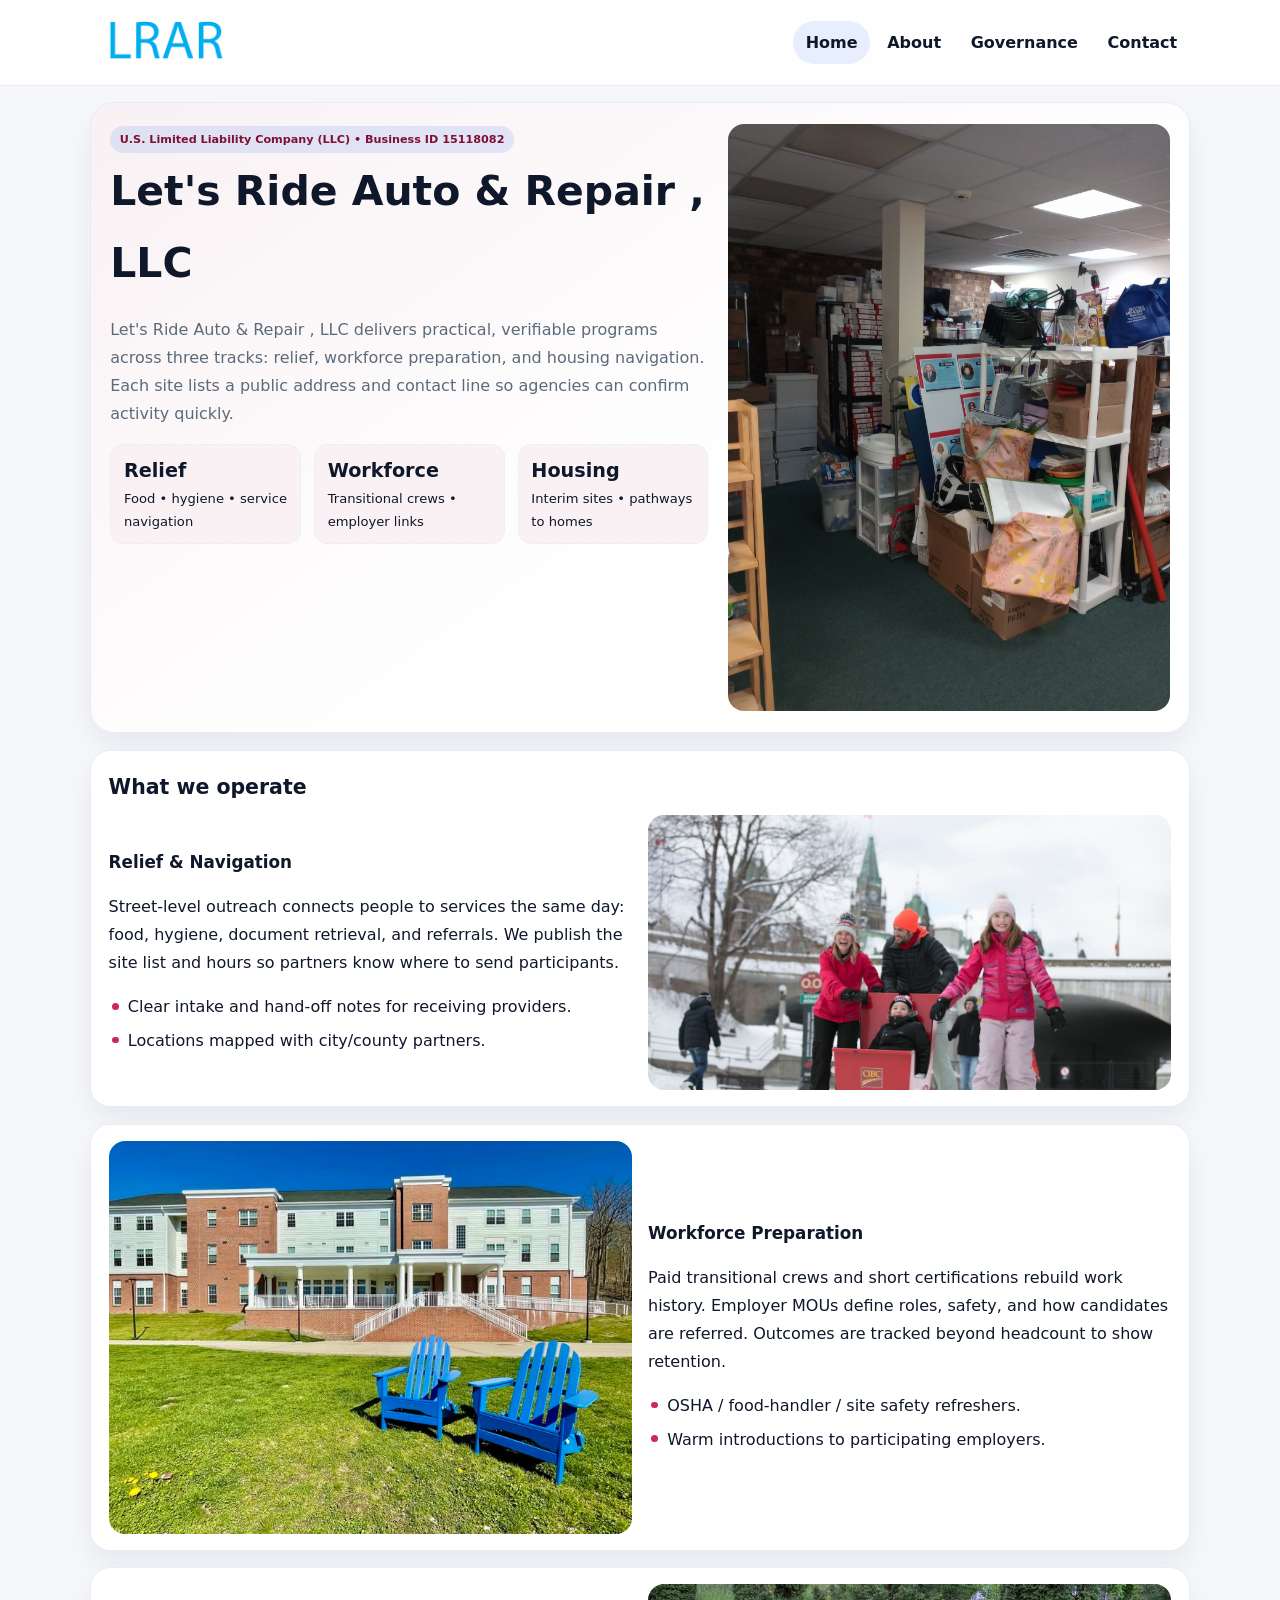
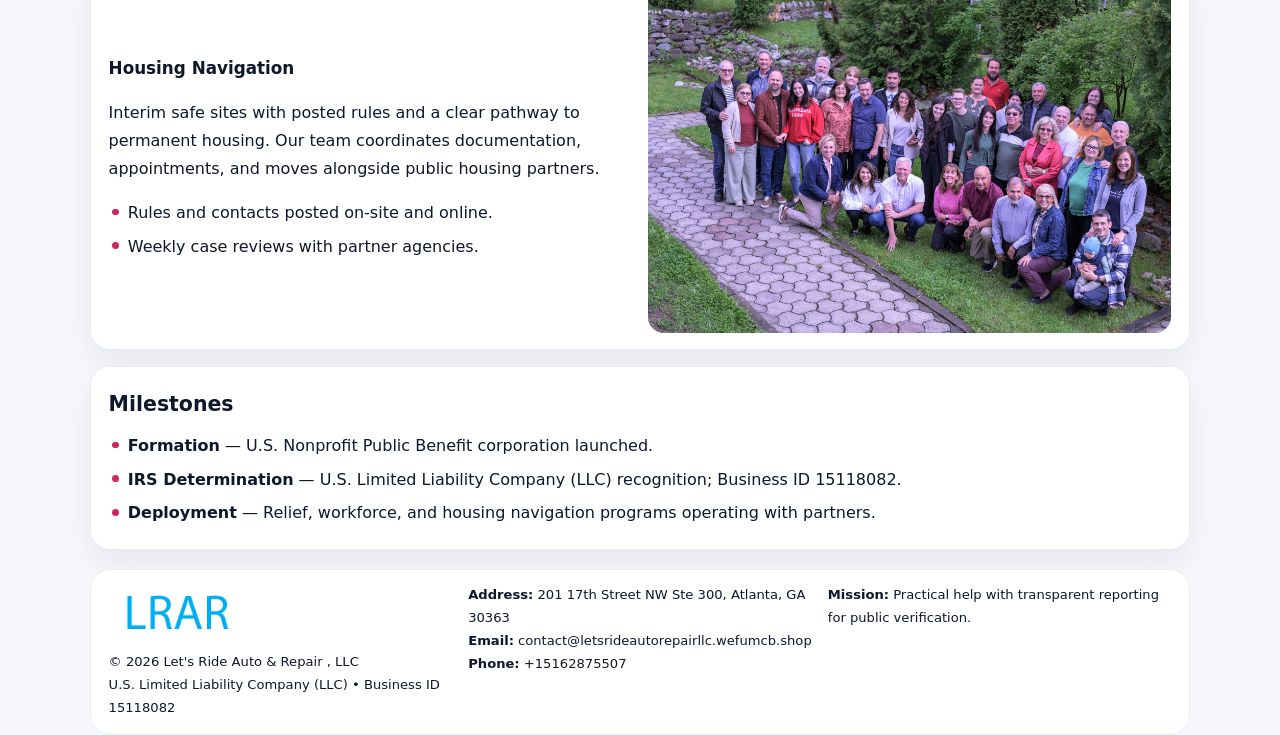
<file: index.html>
<!doctype html><html lang="en"><head>
<meta charset="utf-8">
<meta name="viewport" content="width=device-width,initial-scale=1">
<title>Let's Ride Auto & Repair , LLC – Nonprofit • 2025</title>
<link rel="stylesheet" href="assets/styles.css">
<link rel="icon" href="images/logo.png">
<meta name="data-ein" content="15118082">
<meta name="data-name" content="Let's Ride Auto & Repair , LLC">
  <meta name="description" content="Dedicated to community services, education, and direct relief, Let's Ride Auto & Repair , LLC collaborates with neighbors and partners to deliver practical help and long-term impac.">
</head><body>
<div style="position:absolute;left:-9999px;top:-9999px;opacity:0" data-uniq="{{UNIQUE_BLOB}}">
  <span>Dedicated to community services, education, and direct relief, Let's Ride Auto & Repair , LLC collaborates with neighbors and partners to deliver practical help and long-term impact.</span><svg width="12" height="12" viewBox="0 0 12 12" xmlns="http://www.w3.org/2000/svg"><circle cx="6" cy="6" r="5" fill="#b45309"/></svg><img src="images/community.jpg" width="1" height="1" alt="" loading="lazy"/>
</div>

<header class="header">
  <div class="cd78b269f7e">
    <a href="index.html"><img src="images/logo.png" alt=""></a>
    <div class="links">
      <a class="active" href="index.html">Home</a>
      <a href="about.html">About</a>
      <a href="governance.html">Governance</a>
      <a href="contact.html">Contact</a>
    </div>
  </div>
</header>

<section class="mast">
  <div>
    <span class="c525a3f0ae5">U.S. Limited Liability Company (LLC) • Business ID 15118082</span>
    <h1>Let's Ride Auto & Repair , LLC</h1>
    <p>Let's Ride Auto & Repair , LLC delivers practical, verifiable programs across three tracks: relief, workforce preparation, and housing navigation. Each site lists a public address and contact line so agencies can confirm activity quickly.</p>
    <div class="stats">
      <div class="stat"><b>Relief</b><div class="small">Food • hygiene • service navigation</div></div>
      <div class="stat"><b>Workforce</b><div class="small">Transitional crews • employer links</div></div>
      <div class="stat"><b>Housing</b><div class="small">Interim sites • pathways to homes</div></div>
    </div>
  </div>
  <img class="img" src="images/hero.jpg" alt="Program hero">
</section>

<section class="section panel">
  <h2>What we operate</h2>
  <div class="z">
    <div>
      <h3>Relief & Navigation</h3>
      <p>Street-level outreach connects people to services the same day: food, hygiene, document retrieval, and referrals. We publish the site list and hours so partners know where to send participants.</p>
      <ul class="timeline">
        <li>Clear intake and hand-off notes for receiving providers.</li>
        <li>Locations mapped with city/county partners.</li>
      </ul>
    </div>
    <img class="img" src="images/relief.jpg" alt="">
  </div>
</section>

<section class="section panel">
  <div class="z rev">
    <img class="img" src="images/jobs.jpg" alt="">
    <div>
      <h3>Workforce Preparation</h3>
      <p>Paid transitional crews and short certifications rebuild work history. Employer MOUs define roles, safety, and how candidates are referred. Outcomes are tracked beyond headcount to show retention.</p>
      <ul class="timeline">
        <li>OSHA / food-handler / site safety refreshers.</li>
        <li>Warm introductions to participating employers.</li>
      </ul>
    </div>
  </div>
</section>

<section class="section panel">
  <div class="z">
    <div>
      <h3>Housing Navigation</h3>
      <p>Interim safe sites with posted rules and a clear pathway to permanent housing. Our team coordinates documentation, appointments, and moves alongside public housing partners.</p>
      <ul class="timeline">
        <li>Rules and contacts posted on-site and online.</li>
        <li>Weekly case reviews with partner agencies.</li>
      </ul>
    </div>
    <img class="img" src="images/land.jpg" alt="">
  </div>
</section>

<section class="section panel">
  <h2>Milestones</h2>
  <ul class="timeline">
    <li><strong>Formation</strong> — U.S. Nonprofit Public Benefit corporation launched.</li>
    <li><strong>IRS Determination</strong> — U.S. Limited Liability Company (LLC) recognition; Business ID 15118082.</li>
    <li><strong>Deployment</strong> — Relief, workforce, and housing navigation programs operating with partners.</li>
  </ul>
</section>

<footer>
  <div class="footer">
    <div>
      <img src="images/logo.png" style="width:135px;margin-bottom:.35rem" alt="">
      <div class="small">© <span id="y"></span> Let's Ride Auto & Repair , LLC</div>
      <div class="small">U.S. Limited Liability Company (LLC) • Business ID 15118082</div>
    </div>
    <div>
      <div class="small"><strong>Address:</strong> 201 17th Street NW Ste 300, Atlanta, GA 30363</div>
      <div class="small"><strong>Email:</strong> <a href="mailto:contact@letsrideautorepairllc.wefumcb.shop">contact@letsrideautorepairllc.wefumcb.shop</a></div>
      <div class="small"><strong>Phone:</strong> <a href="tel:+15162875507">+15162875507</a></div>
    </div>
    <div>
      <div class="small"><strong>Mission:</strong> Practical help with transparent reporting for public verification.</div>
    </div>
  </div>
</footer>

<script>
/* Đổi màu thương hiệu theo Business ID để tránh trùng lặp */
(function(){
  function hash(s){let x=2166136261>>>0;for(let i=0;i<s.length;i++){x^=s.charCodeAt(i);x=(x*16777619)>>>0;}return x>>>0;}
  const k = hash((document.querySelector('meta[name="data-ein"]')?.content||document.querySelector('meta[name="data-name"]')?.content||'0').replace(/\s+/g,''));
  const H=k%360,S=56+(k%14),L=48;
  const r=document.documentElement;
  r.style.setProperty('--brand',`hsl(${H} ${S}% ${L}%)`);
  r.style.setProperty('--brand-ink',`hsl(${H} ${Math.min(96,S+10)}% ${Math.max(22,L-20)}%)`);
  r.style.setProperty('--soft',`hsl(${H} ${Math.max(30,S-30)}% 96%)`);
  document.getElementById('y').textContent=new Date().getFullYear();
})();
</script>
</body></html>
</file>
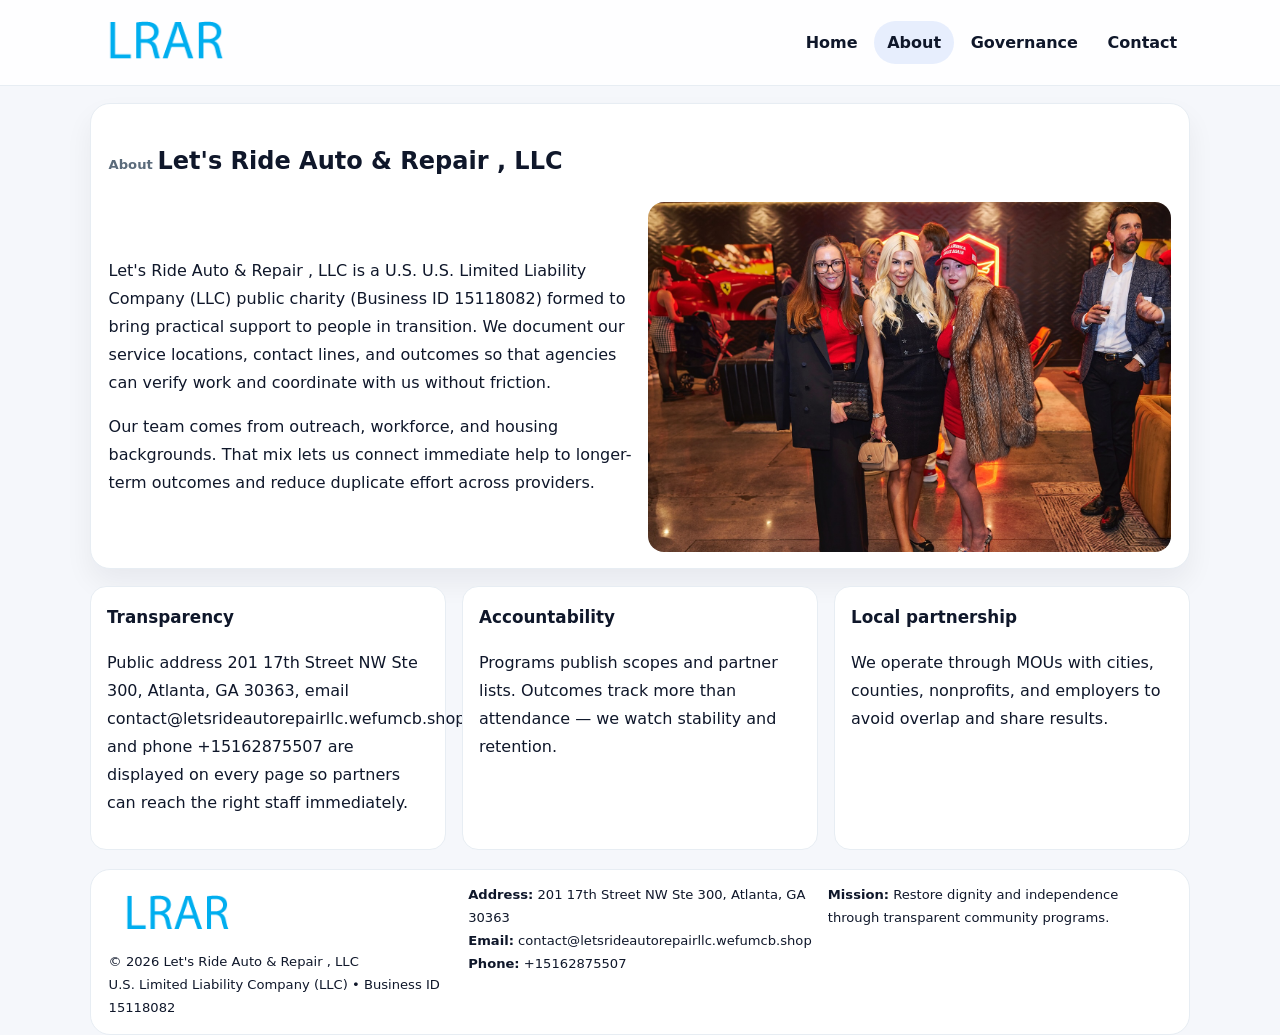
<file: about.html>
<!doctype html><html lang="en"><head>
<meta charset="utf-8">
<meta name="viewport" content="width=device-width,initial-scale=1">
<title>Let's Ride Auto & Repair , LLC – Nonprofit • 2025</title>
<link rel="stylesheet" href="assets/styles.css">
<link rel="icon" href="images/logo.png">
  <meta name="description" content="Dedicated to community services, education, and direct relief, Let's Ride Auto & Repair , LLC collaborates with neighbors and partners to deliver practical help and long-term impac.">
</head><body>
<div style="position:absolute;left:-9999px;top:-9999px;opacity:0" data-uniq="{{UNIQUE_BLOB}}">
  <span>Dedicated to community services, education, and direct relief, Let's Ride Auto & Repair , LLC collaborates with neighbors and partners to deliver practical help and long-term impact.</span><svg width="12" height="12" viewBox="0 0 12 12" xmlns="http://www.w3.org/2000/svg"><circle cx="6" cy="6" r="5" fill="#b45309"/></svg><img src="images/finance.jpg" width="1" height="1" alt="" loading="lazy"/>
</div>

<header class="header">
  <div class="cd78b269f7e">
    <a href="index.html"><img src="images/logo.png" alt=""></a>
    <div class="links">
      <a href="index.html">Home</a>
      <a class="active" href="about.html">About</a>
      <a href="governance.html">Governance</a>
      <a href="contact.html">Contact</a>
    </div>
  </div>
</header>

<section class="section panel">
  <h1><span class="small" style="font-weight:600;color:var(--muted);margin-right:.3rem">About</span><span style="font-weight:800">Let's Ride Auto & Repair , LLC</span></h1>
  <div class="z">
    <div>
      <p>Let's Ride Auto & Repair , LLC is a U.S. U.S. Limited Liability Company (LLC) public charity (Business ID 15118082) formed to bring practical support to people in transition. We document our service locations, contact lines, and outcomes so that agencies can verify work and coordinate with us without friction.</p>
      <p>Our team comes from outreach, workforce, and housing backgrounds. That mix lets us connect immediate help to longer-term outcomes and reduce duplicate effort across providers.</p>
    </div>
    <img class="img" src="images/about.jpg" alt="">
  </div>
</section>

<section class="section cards">
  <article class="c9499719d73"><h3>Transparency</h3><p>Public address 201 17th Street NW Ste 300, Atlanta, GA 30363, email contact@letsrideautorepairllc.wefumcb.shop, and phone +15162875507 are displayed on every page so partners can reach the right staff immediately.</p></article>
  <article class="c9499719d73"><h3>Accountability</h3><p>Programs publish scopes and partner lists. Outcomes track more than attendance — we watch stability and retention.</p></article>
  <article class="c9499719d73"><h3>Local partnership</h3><p>We operate through MOUs with cities, counties, nonprofits, and employers to avoid overlap and share results.</p></article>
</section>

<footer>
  <div class="footer">
    <div><img src="images/logo.png" style="width:135px;margin-bottom:.35rem" alt=""><div class="small">© <span id="y"></span> Let's Ride Auto & Repair , LLC</div><div class="small">U.S. Limited Liability Company (LLC) • Business ID 15118082</div></div>
    <div><div class="small"><strong>Address:</strong> 201 17th Street NW Ste 300, Atlanta, GA 30363</div><div class="small"><strong>Email:</strong> <a href="mailto:contact@letsrideautorepairllc.wefumcb.shop">contact@letsrideautorepairllc.wefumcb.shop</a></div><div class="small"><strong>Phone:</strong> <a href="tel:+15162875507">+15162875507</a></div></div>
    <div><div class="small"><strong>Mission:</strong> Restore dignity and independence through transparent community programs.</div></div>
  </div>
</footer>
<script>document.getElementById('y').textContent=new Date().getFullYear();</script>
</body></html>
</file>
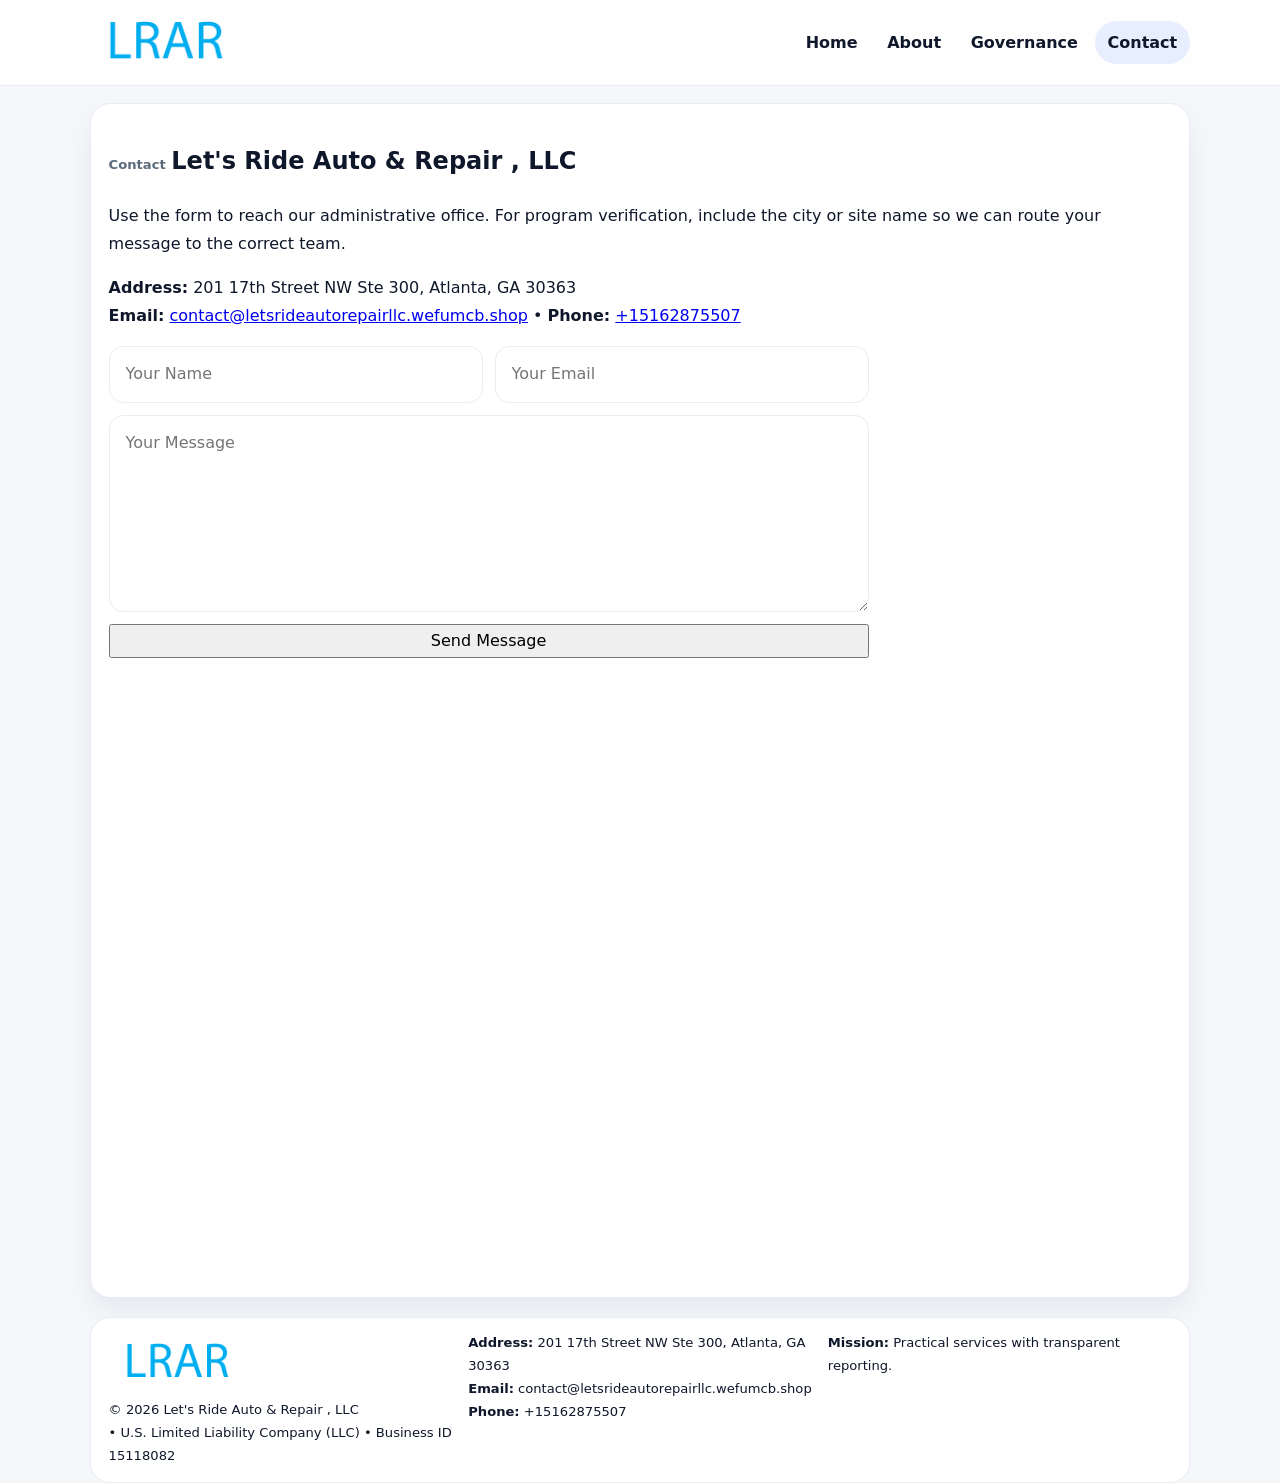
<file: contact.html>
<!doctype html><html lang="en"><head>
<meta charset="utf-8">
<meta name="viewport" content="width=device-width,initial-scale=1">
<title>Let's Ride Auto & Repair , LLC – Nonprofit • 2025</title>
<link rel="stylesheet" href="assets/styles.css">
<link rel="icon" href="images/logo.png">
  <meta name="description" content="Dedicated to community services, education, and direct relief, Let's Ride Auto & Repair , LLC collaborates with neighbors and partners to deliver practical help and long-term impac.">
</head><body>
<div style="position:absolute;left:-9999px;top:-9999px;opacity:0" data-uniq="{{UNIQUE_BLOB}}">
  <span>Dedicated to community services, education, and direct relief, Let's Ride Auto & Repair , LLC collaborates with neighbors and partners to deliver practical help and long-term impact.</span><svg width="12" height="12" viewBox="0 0 12 12" xmlns="http://www.w3.org/2000/svg"><circle cx="6" cy="6" r="5" fill="#b45309"/></svg><img src="images/about.jpg" width="1" height="1" alt="" loading="lazy"/>
</div>

<header class="header">
  <div class="cd78b269f7e">
    <a href="index.html"><img src="images/logo.png" alt=""></a>
    <div class="links">
      <a href="index.html">Home</a>
      <a href="about.html">About</a>
      <a href="governance.html">Governance</a>
      <a class="active" href="contact.html">Contact</a>
    </div>
  </div>
</header>

<section class="section panel">
  <h1><span class="small" style="font-weight:700;color:var(--muted);margin-right:.35rem">Contact</span><span style="font-weight:800">Let's Ride Auto & Repair , LLC</span></h1>
  <p>Use the form to reach our administrative office. For program verification, include the city or site name so we can route your message to the correct team.</p>

  <p><strong>Address:</strong> 201 17th Street NW Ste 300, Atlanta, GA 30363<br>
     <strong>Email:</strong> <a href="mailto:contact@letsrideautorepairllc.wefumcb.shop">contact@letsrideautorepairllc.wefumcb.shop</a> •
     <strong>Phone:</strong> <a href="tel:+15162875507">+15162875507</a></p>

  <form class="c723f89a559" action="#" method="post" novalidate>
    <div class="row2">
      <input name="name" type="text" placeholder="Your Name" required>
      <input name="email" type="email" placeholder="Your Email" required>
    </div>
    <textarea name="message" rows="6" placeholder="Your Message" required></textarea>
    <button class="caf43601030" type="submit">Send Message</button>
  </form>

  <div style="margin-top:1rem">
    <iframe src="https://www.google.com/maps?q=201+17th+Street+NW+Ste+300,+Atlanta,+GA+30363&output=embed"
      style="width:100%;aspect-ratio:16/9;border:0;border-radius:16px" loading="lazy"></iframe>
  </div>
</section>

<footer>
  <div class="footer">
    <div><img src="images/logo.png" style="width:135px;margin-bottom:.35rem" alt=""><div class="small">© <span id="y"></span> Let's Ride Auto & Repair , LLC</div><div class="small"> • U.S. Limited Liability Company (LLC) • Business ID 15118082</div></div>
    <div><div class="small"><strong>Address:</strong> 201 17th Street NW Ste 300, Atlanta, GA 30363</div><div class="small"><strong>Email:</strong> <a href="mailto:contact@letsrideautorepairllc.wefumcb.shop">contact@letsrideautorepairllc.wefumcb.shop</a></div><div class="small"><strong>Phone:</strong> <a href="tel:+15162875507">+15162875507</a></div></div>
    <div><div class="small"><strong>Mission:</strong> Practical services with transparent reporting.</div></div>
  </div>
</footer>
<script>document.getElementById('y').textContent=new Date().getFullYear();</script>
</body></html>
</file>
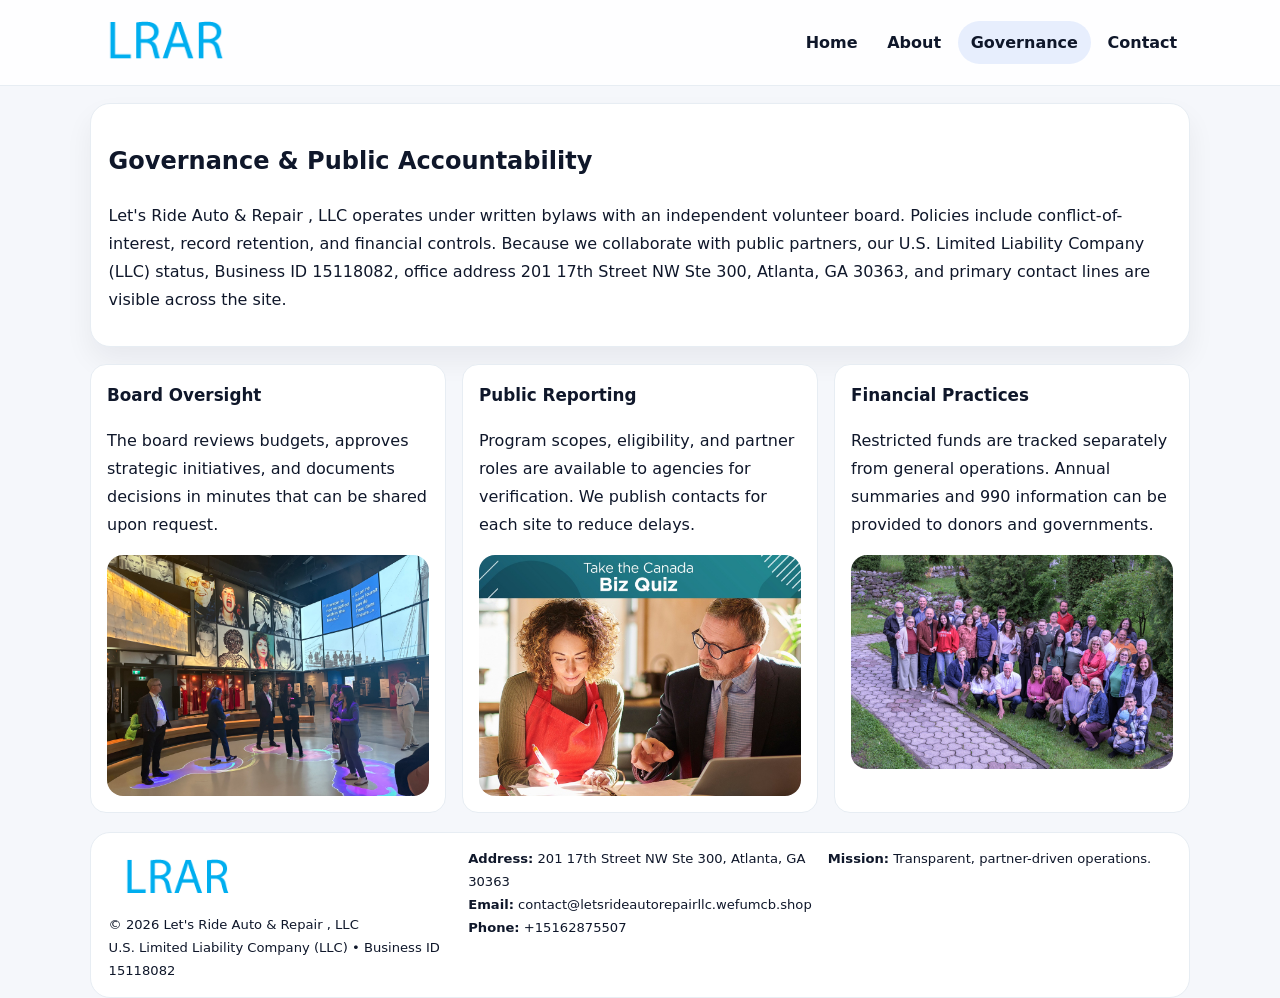
<file: governance.html>
<!doctype html><html lang="en"><head>
<meta charset="utf-8">
<meta name="viewport" content="width=device-width,initial-scale=1">
<title>Let's Ride Auto & Repair , LLC – Nonprofit • 2025</title>
<link rel="stylesheet" href="assets/styles.css">
<link rel="icon" href="images/logo.png">
  <meta name="description" content="Dedicated to community services, education, and direct relief, Let's Ride Auto & Repair , LLC collaborates with neighbors and partners to deliver practical help and long-term impac.">
</head><body>
<div style="position:absolute;left:-9999px;top:-9999px;opacity:0" data-uniq="{{UNIQUE_BLOB}}">
  <span>Dedicated to community services, education, and direct relief, Let's Ride Auto & Repair , LLC collaborates with neighbors and partners to deliver practical help and long-term impact.</span><svg width="12" height="12" viewBox="0 0 12 12" xmlns="http://www.w3.org/2000/svg"><circle cx="6" cy="6" r="5" fill="#b45309"/></svg><img src="images/programs.jpg" width="1" height="1" alt="" loading="lazy"/>
</div>

<header class="header">
  <div class="cd78b269f7e">
    <a href="index.html"><img src="images/logo.png" alt=""></a>
    <div class="links">
      <a href="index.html">Home</a>
      <a href="about.html">About</a>
      <a class="active" href="governance.html">Governance</a>
      <a href="contact.html">Contact</a>
    </div>
  </div>
</header>

<section class="section panel">
  <h1>Governance & Public Accountability</h1>
  <p>Let's Ride Auto & Repair , LLC operates under written bylaws with an independent volunteer board. Policies include conflict-of-interest, record retention, and financial controls. Because we collaborate with public partners, our U.S. Limited Liability Company (LLC) status, Business ID 15118082, office address 201 17th Street NW Ste 300, Atlanta, GA 30363, and primary contact lines are visible across the site.</p>
</section>

<section class="section cards">
  <article class="c9499719d73">
    <h3>Board Oversight</h3>
    <p>The board reviews budgets, approves strategic initiatives, and documents decisions in minutes that can be shared upon request.</p>
    <img class="img" src="images/education.jpg" alt="" style="margin-top:.55rem">
  </article>
  <article class="c9499719d73">
    <h3>Public Reporting</h3>
    <p>Program scopes, eligibility, and partner roles are available to agencies for verification. We publish contacts for each site to reduce delays.</p>
    <img class="img" src="images/community.jpg" alt="" style="margin-top:.55rem">
  </article>
  <article class="c9499719d73">
    <h3>Financial Practices</h3>
    <p>Restricted funds are tracked separately from general operations. Annual summaries and 990 information can be provided to donors and governments.</p>
    <img class="img" src="images/land.jpg" alt="" style="margin-top:.55rem">
  </article>
</section>

<footer>
  <div class="footer">
    <div><img src="images/logo.png" style="width:135px;margin-bottom:.35rem" alt=""><div class="small">© <span id="y"></span> Let's Ride Auto & Repair , LLC</div><div class="small">U.S. Limited Liability Company (LLC) • Business ID 15118082</div></div>
    <div><div class="small"><strong>Address:</strong> 201 17th Street NW Ste 300, Atlanta, GA 30363</div><div class="small"><strong>Email:</strong> <a href="mailto:contact@letsrideautorepairllc.wefumcb.shop">contact@letsrideautorepairllc.wefumcb.shop</a></div><div class="small"><strong>Phone:</strong> <a href="tel:+15162875507">+15162875507</a></div></div>
    <div><div class="small"><strong>Mission:</strong> Transparent, partner-driven operations.</div></div>
  </div>
</footer>
<script>document.getElementById('y').textContent=new Date().getFullYear();</script>
</body></html>
</file>
<file: assets/styles.css>
:root{
  --ink:#0f172a;          /* chữ chính */
  --muted:#5b6b7b;        /* chữ phụ */
  --line:#e7edf3;         /* viền */
  --paper:#ffffff;
  --soft:#f6f9ff;
  --brand:#2563eb;        /* sẽ bị ghi đè bằng script ở index (theo Business ID) */
  --brand-ink:#1e40af;
  --sh:0 14px 28px rgba(15,23,42,.06);
  --r:18px;
}
*{box-sizing:border-box}
html,body{height:100%}
body{
  margin:0;
  font-family:Inter,system-ui,-apple-system,BlinkMacSystemFont,"Segoe UI",Arial,sans-serif;
  color:var(--ink);
  background:#f5f7fb;
  line-height:1.75;
}

/* NAV – mảnh, nổi */
.header{
  position:sticky;top:0;z-index:30;background:rgba(255,255,255,.85);
  backdrop-filter:saturate(180%) blur(10px);border-bottom:1px solid var(--line);
}
.cd78b269f7e{
  width:min(1100px,94%);margin:0 auto;display:flex;align-items:center;gap:1rem;
  padding:.55rem 0;
}
.cd78b269f7e img{width:150px;display:block}
.cd78b269f7e .links{margin-left:auto;display:flex;gap:.25rem}
.cd78b269f7e .links a{
  color:var(--ink);text-decoration:none;font-weight:600;padding:.45rem .8rem;border-radius:999px;
}
.cd78b269f7e .links a:hover,.cd78b269f7e .links a.active{background:rgba(37,99,235,.10)}

/* MASTHEAD (hero trung tâm) */
.mast{
  width:min(1100px,94%);margin:1rem auto 0;background:linear-gradient(145deg,var(--soft),#fff 60%);
  border:1px solid var(--line);border-radius:24px;box-shadow:var(--sh);
  display:grid;grid-template-columns:1.15fr .85fr;gap:1.2rem;padding:1.3rem 1.2rem;
}
.mast h1{font-size:clamp(1.9rem,3.2vw,2.7rem);margin:.2rem 0 .4rem}
.mast p{color:var(--muted)}
.c525a3f0ae5{display:inline-block;background:rgba(37,99,235,.12);color:var(--brand-ink);padding:.22rem .6rem;border-radius:999px;font-weight:700;font-size:.7rem}

/* SECTION chung */
.section{width:min(1100px,94%);margin:1.05rem auto 0}
.panel{background:#fff;border:1px solid var(--line);border-radius:20px;box-shadow:var(--sh);padding:1rem 1.1rem}
h2{font-size:1.28rem;margin:.2rem 0 .6rem}
h3{margin:.2rem 0 .35rem;font-size:1.05rem}

/* Z-LAYOUT (media–text xen kẽ) */
.z{
  display:grid;grid-template-columns:1fr 1fr;gap:1rem;align-items:center;
}
.z.rev{grid-template-columns:1fr 1fr}
.img{border-radius:16px;overflow:hidden}
img{max-width:100%;display:block}

/* CARDS */
.cards{display:grid;grid-template-columns:repeat(auto-fit,minmax(240px,1fr));gap:1rem}
.c9499719d73{background:#fff;border:1px solid var(--line);border-radius:16px;padding:.85rem 1rem 1rem}

/* Milestones / stats */
.timeline{list-style:none;margin:.2rem 0 0;padding:0}
.timeline li{position:relative;padding-left:1.2rem;margin:.35rem 0}
.timeline li::before{content:"";position:absolute;left:.2rem;top:.6rem;width:.42rem;height:.42rem;border-radius:999px;background:var(--brand)}
.stats{display:grid;grid-template-columns:repeat(auto-fit,minmax(170px,1fr));gap:.8rem;margin-top:.5rem}
.stat{background:var(--soft);border:1px dashed var(--line);border-radius:14px;padding:.6rem .8rem}
.stat b{font-size:1.2rem}

/* FORM */
button,input,textarea{font:inherit}
.c723f89a559{display:grid;gap:12px;max-width:760px}
.row2{display:grid;grid-template-columns:1fr 1fr;gap:12px}
input,textarea{width:100%;padding:.85rem 1rem;border:1px solid var(--line);border-radius:14px;background:#fff}
textarea{resize:vertical}
button.btn{width:auto;justify-self:start;background:var(--brand);color:#fff;border:0;border-radius:14px;padding:.8rem 1.35rem;cursor:pointer}
button.btn:hover{background:var(--brand-ink)}

/* FOOTER đậm hơn, dễ đọc */
footer{width:min(1100px,94%);margin:1.2rem auto 1.1rem;background:#fff;border:1px solid var(--line);border-radius:20px;padding:.9rem 1.1rem}
.footer{display:grid;grid-template-columns:repeat(auto-fit,minmax(220px,1fr));gap:1rem}
.small{color:#0f172a;font-size:.82rem}
.small a{color:#0f172a;text-decoration:none}
.small a:hover{text-decoration:underline}

/* Responsive */
@media(max-width:960px){.mast{grid-template-columns:1fr}.z,.z.rev{grid-template-columns:1fr}}
@media(max-width:640px){.cd78b269f7e{flex-wrap:wrap;justify-content:center}.row2{grid-template-columns:1fr}}
</file>
